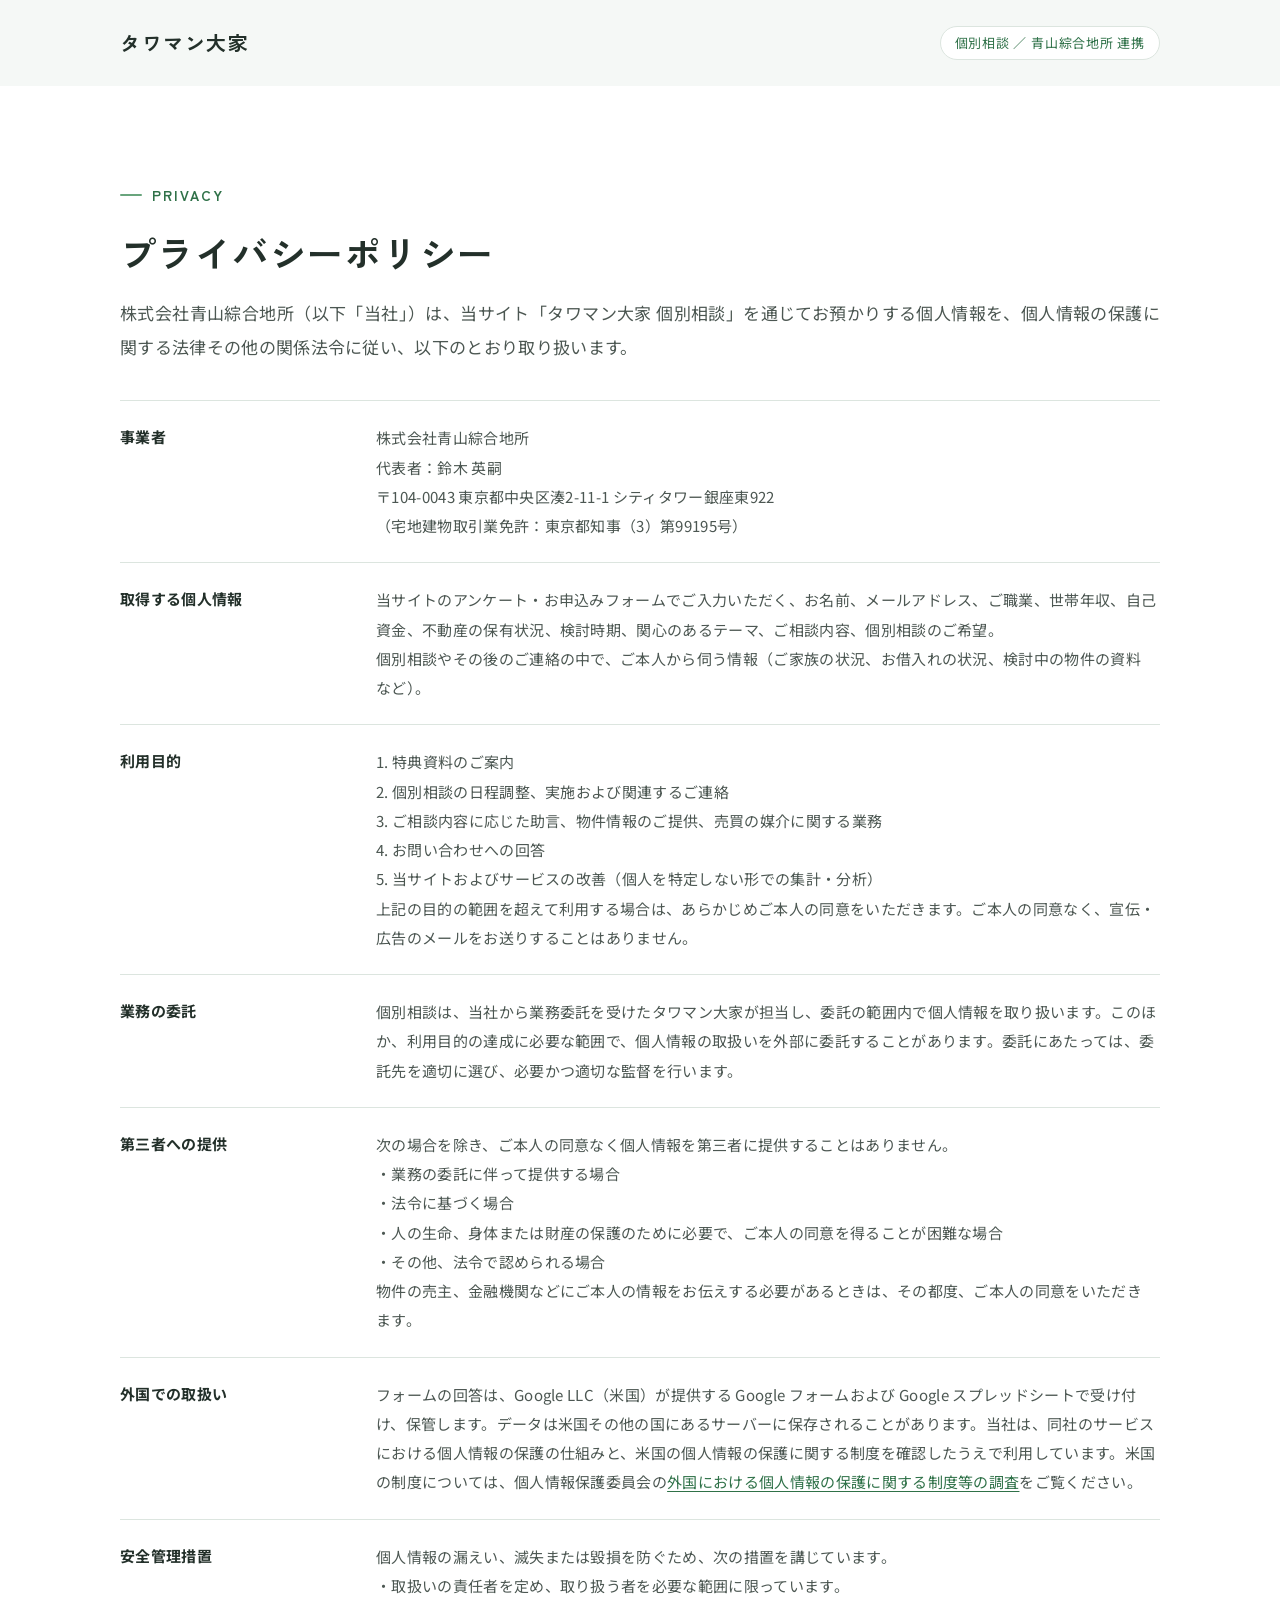
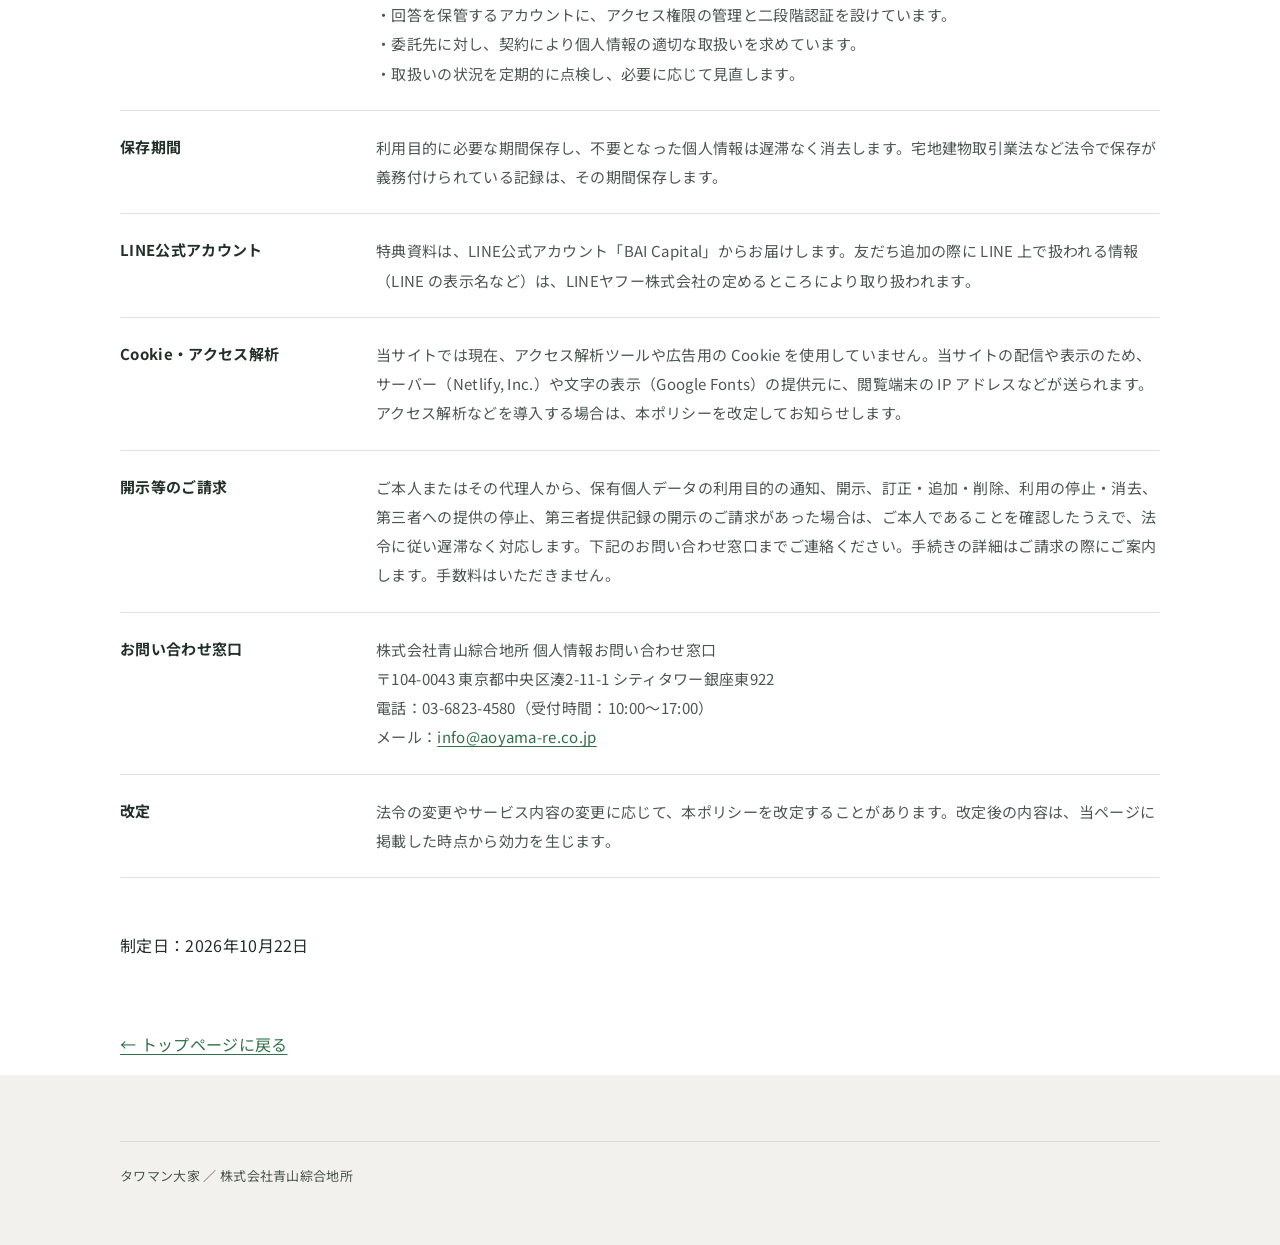
<file: site/privacy/index.html>
<!doctype html>
<html lang="ja">
<head>
<meta charset="utf-8">
<meta name="viewport" content="width=device-width, initial-scale=1">
<title>プライバシーポリシー｜タワマン大家 個別相談</title>
<meta name="description" content="タワマン大家 個別相談（提供：株式会社青山綜合地所）のプライバシーポリシーです。">
<link rel="canonical" href="https://tawamanoya-aoyama.netlify.app/privacy/">
<link rel="preconnect" href="https://fonts.googleapis.com">
<link rel="preconnect" href="https://fonts.gstatic.com" crossorigin>
<link rel="stylesheet" href="https://fonts.googleapis.com/css2?family=Zen+Kaku+Gothic+New:wght@500;700&family=Noto+Sans+JP:wght@400;500;700&display=swap">
<link rel="stylesheet" href="../assets/style.css">
</head>
<body>


<header class="hero hero--sub">
  <div class="wrap">
    <div class="topbar">
      <a class="brand brand-link" href="../">タワマン大家</a>
      <div class="partner-note">個別相談 ／ 青山綜合地所 連携</div>
    </div>
    <div class="rule-dark"></div>
  </div>
</header>

<main>
<section class="section">
  <div class="wrap stack gap-36">
    <div class="stack gap-16">
      <p class="eyebrow">Privacy</p>
      <h1 class="h2">プライバシーポリシー</h1>
      <p class="lead">株式会社青山綜合地所（以下「当社」）は、当サイト「タワマン大家 個別相談」を通じてお預かりする個人情報を、個人情報の保護に関する法律その他の関係法令に従い、以下のとおり取り扱います。</p>
    </div>

    <dl class="legal-table">
      <div class="legal-row">
        <dt>事業者</dt>
        <dd>株式会社青山綜合地所<br>代表者：鈴木 英嗣<br><span class="nw">〒104-0043</span> 東京都中央区湊2-11-1 <span class="nw">シティタワー銀座東922</span><br>（宅地建物取引業免許：<span class="nw">東京都知事（3）第99195号</span>）</dd>
      </div>
      <div class="legal-row">
        <dt>取得する個人情報</dt>
        <dd>当サイトのアンケート・お申込みフォームでご入力いただく、お名前、メールアドレス、ご職業、世帯年収、自己資金、不動産の保有状況、検討時期、関心のあるテーマ、ご相談内容、個別相談のご希望。<br>個別相談やその後のご連絡の中で、ご本人から伺う情報（ご家族の状況、お借入れの状況、検討中の物件の資料など）。</dd>
      </div>
      <div class="legal-row">
        <dt>利用目的</dt>
        <dd>1. 特典資料のご案内<br>2. 個別相談の日程調整、実施および関連するご連絡<br>3. ご相談内容に応じた助言、物件情報のご提供、売買の媒介に関する業務<br>4. お問い合わせへの回答<br>5. 当サイトおよびサービスの改善（個人を特定しない形での集計・分析）<br>上記の目的の範囲を超えて利用する場合は、あらかじめご本人の同意をいただきます。ご本人の同意なく、宣伝・広告のメールをお送りすることはありません。</dd>
      </div>
      <div class="legal-row">
        <dt>業務の委託</dt>
        <dd>個別相談は、当社から業務委託を受けたタワマン大家が担当し、委託の範囲内で個人情報を取り扱います。このほか、利用目的の達成に必要な範囲で、個人情報の取扱いを外部に委託することがあります。委託にあたっては、委託先を適切に選び、必要かつ適切な監督を行います。</dd>
      </div>
      <div class="legal-row">
        <dt>第三者への提供</dt>
        <dd>次の場合を除き、ご本人の同意なく個人情報を第三者に提供することはありません。<br>・業務の委託に伴って提供する場合<br>・法令に基づく場合<br>・人の生命、身体または財産の保護のために必要で、ご本人の同意を得ることが困難な場合<br>・その他、法令で認められる場合<br>物件の売主、金融機関などにご本人の情報をお伝えする必要があるときは、その都度、ご本人の同意をいただきます。</dd>
      </div>
      <div class="legal-row">
        <dt>外国での取扱い</dt>
        <dd>フォームの回答は、Google LLC（米国）が提供する Google フォームおよび Google スプレッドシートで受け付け、保管します。データは米国その他の国にあるサーバーに保存されることがあります。当社は、同社のサービスにおける個人情報の保護の仕組みと、米国の個人情報の保護に関する制度を確認したうえで利用しています。米国の制度については、個人情報保護委員会の<a href="https://www.ppc.go.jp/personalinfo/legal/kaiseihogohou/#gaikoku" target="_blank" rel="noopener">外国における個人情報の保護に関する制度等の調査</a>をご覧ください。</dd>
      </div>
      <div class="legal-row">
        <dt>安全管理措置</dt>
        <dd>個人情報の漏えい、滅失または毀損を防ぐため、次の措置を講じています。<br>・取扱いの責任者を定め、取り扱う者を必要な範囲に限っています。<br>・回答を保管するアカウントに、アクセス権限の管理と二段階認証を設けています。<br>・委託先に対し、契約により個人情報の適切な取扱いを求めています。<br>・取扱いの状況を定期的に点検し、必要に応じて見直します。</dd>
      </div>
      <div class="legal-row">
        <dt>保存期間</dt>
        <dd>利用目的に必要な期間保存し、不要となった個人情報は遅滞なく消去します。宅地建物取引業法など法令で保存が義務付けられている記録は、その期間保存します。</dd>
      </div>
      <div class="legal-row">
        <dt>LINE公式アカウント</dt>
        <dd>特典資料は、LINE公式アカウント「BAI Capital」からお届けします。友だち追加の際に LINE 上で扱われる情報（LINE の表示名など）は、LINEヤフー株式会社の定めるところにより取り扱われます。</dd>
      </div>
      <div class="legal-row">
        <dt>Cookie・アクセス解析</dt>
        <dd>当サイトでは現在、アクセス解析ツールや広告用の Cookie を使用していません。当サイトの配信や表示のため、サーバー（Netlify, Inc.）や文字の表示（Google Fonts）の提供元に、閲覧端末の IP アドレスなどが送られます。アクセス解析などを導入する場合は、本ポリシーを改定してお知らせします。</dd>
      </div>
      <div class="legal-row">
        <dt>開示等のご請求</dt>
        <dd>ご本人またはその代理人から、保有個人データの利用目的の通知、開示、訂正・追加・削除、利用の停止・消去、第三者への提供の停止、第三者提供記録の開示のご請求があった場合は、ご本人であることを確認したうえで、法令に従い遅滞なく対応します。下記のお問い合わせ窓口までご連絡ください。手続きの詳細はご請求の際にご案内します。手数料はいただきません。</dd>
      </div>
      <div class="legal-row">
        <dt>お問い合わせ窓口</dt>
        <dd>株式会社青山綜合地所 個人情報お問い合わせ窓口<br><span class="nw">〒104-0043</span> 東京都中央区湊2-11-1 <span class="nw">シティタワー銀座東922</span><br>電話：<span class="nw">03-6823-4580</span><span class="nw">（受付時間：10:00〜17:00）</span><br>メール：<a href="mailto:info@aoyama-re.co.jp">info@aoyama-re.co.jp</a></dd>
      </div>
      <div class="legal-row">
        <dt>改定</dt>
        <dd>法令の変更やサービス内容の変更に応じて、本ポリシーを改定することがあります。改定後の内容は、当ページに掲載した時点から効力を生じます。</dd>
      </div>
    </dl>

    <p>制定日：2026年10月22日</p>

    <p><a href="../">← トップページに戻る</a></p>
  </div>
</section>
</main>

<footer class="footer">
  <div class="wrap">
    <div class="rule"></div>
    <div class="footer-row">
      <div>タワマン大家 ／ 株式会社青山綜合地所</div>
    </div>
  </div>
</footer>

</body>
</html>
</file>
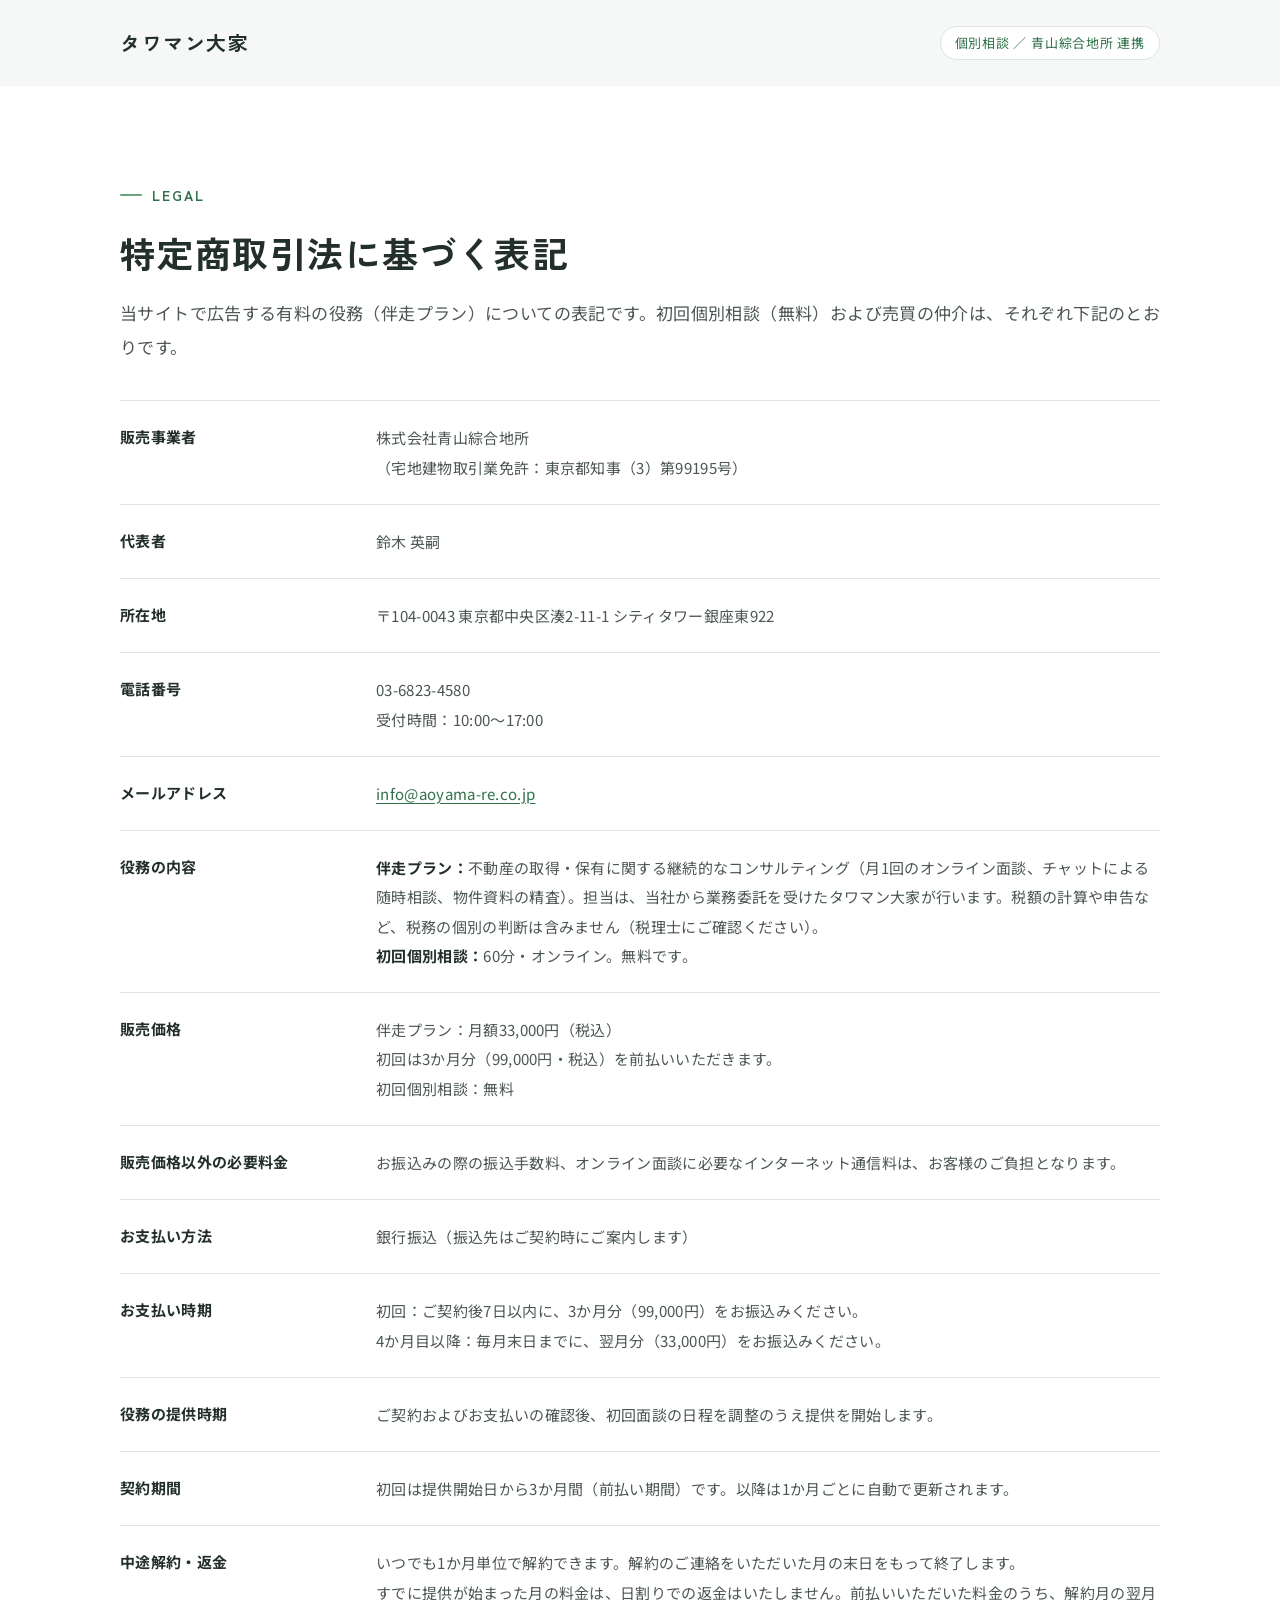
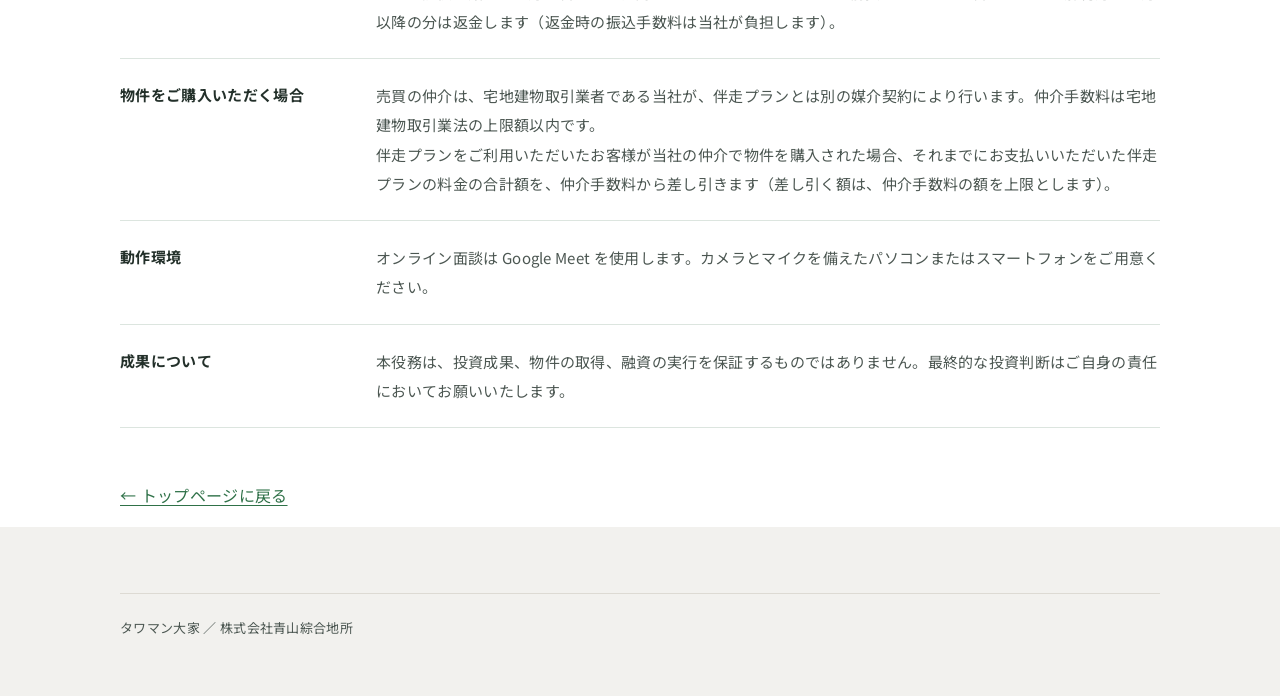
<file: site/tokushoho/index.html>
<!doctype html>
<html lang="ja">
<head>
<meta charset="utf-8">
<meta name="viewport" content="width=device-width, initial-scale=1">
<title>特定商取引法に基づく表記｜タワマン大家 個別相談</title>
<meta name="description" content="タワマン大家 個別相談（提供：株式会社青山綜合地所）の特定商取引法に基づく表記です。">
<link rel="canonical" href="https://tawamanoya-aoyama.netlify.app/tokushoho/">
<link rel="preconnect" href="https://fonts.googleapis.com">
<link rel="preconnect" href="https://fonts.gstatic.com" crossorigin>
<link rel="stylesheet" href="https://fonts.googleapis.com/css2?family=Zen+Kaku+Gothic+New:wght@500;700&family=Noto+Sans+JP:wght@400;500;700&display=swap">
<link rel="stylesheet" href="../assets/style.css">
</head>
<body>


<header class="hero hero--sub">
  <div class="wrap">
    <div class="topbar">
      <a class="brand brand-link" href="../">タワマン大家</a>
      <div class="partner-note">個別相談 ／ 青山綜合地所 連携</div>
    </div>
    <div class="rule-dark"></div>
  </div>
</header>

<main>
<section class="section">
  <div class="wrap stack gap-36">
    <div class="stack gap-16">
      <p class="eyebrow">Legal</p>
      <h1 class="h2">特定商取引法に基づく表記</h1>
      <p class="lead">当サイトで広告する有料の役務（伴走プラン）についての表記です。初回個別相談（無料）および売買の仲介は、それぞれ下記のとおりです。</p>
    </div>

    <dl class="legal-table">
      <div class="legal-row">
        <dt>販売事業者</dt>
        <dd>株式会社青山綜合地所<br>（宅地建物取引業免許：<span class="nw">東京都知事（3）第99195号</span>）</dd>
      </div>
      <div class="legal-row">
        <dt>代表者</dt>
        <dd>鈴木 英嗣</dd>
      </div>
      <div class="legal-row">
        <dt>所在地</dt>
        <dd><span class="nw">〒104-0043</span> 東京都中央区湊2-11-1 <span class="nw">シティタワー銀座東922</span></dd>
      </div>
      <div class="legal-row">
        <dt>電話番号</dt>
        <dd><span class="nw">03-6823-4580</span><br>受付時間：10:00〜17:00</dd>
      </div>
      <div class="legal-row">
        <dt>メールアドレス</dt>
        <dd><a href="mailto:info@aoyama-re.co.jp">info@aoyama-re.co.jp</a></dd>
      </div>
      <div class="legal-row">
        <dt>役務の内容</dt>
        <dd>
          <strong>伴走プラン：</strong>不動産の取得・保有に関する継続的なコンサルティング（月1回のオンライン面談、チャットによる随時相談、物件資料の精査）。担当は、当社から業務委託を受けたタワマン大家が行います。税額の計算や申告など、税務の個別の判断は含みません（税理士にご確認ください）。<br>
          <strong>初回個別相談：</strong>60分・オンライン。無料です。
        </dd>
      </div>
      <div class="legal-row">
        <dt>販売価格</dt>
        <dd>伴走プラン：月額33,000円（税込）<br>初回は3か月分（99,000円・税込）を前払いいただきます。<br>初回個別相談：無料</dd>
      </div>
      <div class="legal-row">
        <dt>販売価格以外の必要料金</dt>
        <dd>お振込みの際の振込手数料、オンライン面談に必要なインターネット通信料は、お客様のご負担となります。</dd>
      </div>
      <div class="legal-row">
        <dt>お支払い方法</dt>
        <dd>銀行振込（振込先はご契約時にご案内します）</dd>
      </div>
      <div class="legal-row">
        <dt>お支払い時期</dt>
        <dd>初回：ご契約後7日以内に、3か月分（99,000円）をお振込みください。<br>4か月目以降：毎月末日までに、翌月分（33,000円）をお振込みください。</dd>
      </div>
      <div class="legal-row">
        <dt>役務の提供時期</dt>
        <dd>ご契約およびお支払いの確認後、初回面談の日程を調整のうえ提供を開始します。</dd>
      </div>
      <div class="legal-row">
        <dt>契約期間</dt>
        <dd>初回は提供開始日から3か月間（前払い期間）です。以降は1か月ごとに自動で更新されます。</dd>
      </div>
      <div class="legal-row">
        <dt>中途解約・返金</dt>
        <dd>いつでも1か月単位で解約できます。解約のご連絡をいただいた月の末日をもって終了します。<br>すでに提供が始まった月の料金は、日割りでの返金はいたしません。前払いいただいた料金のうち、解約月の翌月以降の分は返金します（返金時の振込手数料は当社が負担します）。</dd>
      </div>
      <div class="legal-row">
        <dt>物件をご購入いただく場合</dt>
        <dd>売買の仲介は、宅地建物取引業者である当社が、伴走プランとは別の媒介契約により行います。仲介手数料は宅地建物取引業法の上限額以内です。<br>伴走プランをご利用いただいたお客様が当社の仲介で物件を購入された場合、それまでにお支払いいただいた伴走プランの料金の合計額を、仲介手数料から差し引きます（差し引く額は、仲介手数料の額を上限とします）。</dd>
      </div>
      <div class="legal-row">
        <dt>動作環境</dt>
        <dd>オンライン面談は Google Meet を使用します。カメラとマイクを備えたパソコンまたはスマートフォンをご用意ください。</dd>
      </div>
      <div class="legal-row">
        <dt>成果について</dt>
        <dd>本役務は、投資成果、物件の取得、融資の実行を保証するものではありません。最終的な投資判断はご自身の責任においてお願いいたします。</dd>
      </div>
    </dl>

    <p><a href="../">← トップページに戻る</a></p>
  </div>
</section>
</main>

<footer class="footer">
  <div class="wrap">
    <div class="rule"></div>
    <div class="footer-row">
      <div>タワマン大家 ／ 株式会社青山綜合地所</div>
    </div>
  </div>
</footer>

</body>
</html>
</file>
<file: site/assets/style.css>
/* ==========================================================================
   タワマン大家 個別相談 LP（青山綜合地所）

   白を基調に、青山綜合地所のサイト（aoyama-re.co.jp）に合わせた
   淡いグリーングレーとグリーンのアクセント。見出しは Zen Kaku Gothic New。
   ========================================================================== */

:root {
  --ink:        #23302A;  /* 本文 */
  --ink-soft:   #4C5752;  /* 補足テキスト */
  --ink-mute:   #66706B;  /* 注記 */
  --paper:      #FFFFFF;  /* 背景 */
  --tint:       #F5F8F6;  /* 淡いグリーングレーの帯 */
  --tint-2:     #ECF3EE;  /* もう一段濃い面 */
  --card:       #FFFFFF;
  --line:       #DCE5DF;  /* 罫線・枠 */
  --line-soft:  #E8EEEA;
  --green:      #69A57D;  /* 青山綜合地所のグリーン（装飾・大きな文字） */
  --green-ink:  #2F7148;  /* 白地の上の文字・ボタン（コントラスト確保のため濃いめ） */
  --green-deep: #245A39;  /* ボタンのホバー */
  --beige:      #F2F1EE;  /* フッター */
  --required:   #C0392B;

  --head: "Zen Kaku Gothic New", "Hiragino Kaku Gothic ProN", "Noto Sans JP", sans-serif;
  --sans: "Noto Sans JP", "Hiragino Kaku Gothic ProN", sans-serif;

  --radius:    16px;
  --radius-sm: 10px;
  --shadow:    0 6px 24px rgba(35, 48, 42, 0.06);

  --wrap: 1120px;
}

*, *::before, *::after { box-sizing: border-box; }

html { scroll-behavior: smooth; }

body {
  margin: 0;
  background: var(--paper);
  color: var(--ink);
  font-family: var(--sans);
  font-size: 16px;
  -webkit-font-smoothing: antialiased;
  line-height: 1.9;
  letter-spacing: 0.02em;
  /* 本文は禁則処理つきの両端揃え。段落末の1〜2文字だけの行は避ける */
  line-break: strict;
  text-wrap: pretty;
}

p, dd, .card-body, .body, .d, .faq-a, .plan-body, .callout, .footer-legal {
  text-align: justify;
  text-justify: inter-character;
}
/* 住所・免許番号など折り返さない語句を含む欄は、両端揃えにすると字間が開くので左揃え */
.legal-row dd, .privacy-box p, .footer-legal { text-align: start; }

/* 見出し・短い要素は文節で折り返し、行の長さを均等に */
h1, h2, h3, .card-title, .faq-q, .title, .t, .quote-main, .plan-name, .stat-label,
.eyebrow, .kicker, .hero-kicker, label, legend, .btn, .final .lead, .gift-meta, .form-status {
  word-break: auto-phrase;
  text-align: start;
}
.final .lead { text-wrap: balance; }
.final .lead, .form-status { text-align: center; }

img { max-width: 100%; height: auto; display: block; }

[hidden] { display: none !important; }

/* 改行の調整：.nw は途中で折り返さない語句、.sp-only はスマホ幅でだけ効く改行 */
.nw { white-space: nowrap; }
.sp-only { display: none; }

a { color: var(--green-ink); text-underline-offset: 0.2em; }
a:hover { color: var(--green-deep); }

h1, h2, h3 { font-family: var(--head); font-weight: 700; margin: 0; text-wrap: balance; letter-spacing: 0.04em; }

.wrap { max-width: var(--wrap); margin: 0 auto; padding: 0 40px; }

.section       { padding-top: 96px; }
.section--tight{ padding-top: 88px; }
.band          { background: var(--tint); margin-top: 96px; }
.band--soft    { background: var(--tint); margin-top: 96px; }
.band .wrap, .band--soft .wrap { padding-top: 80px; padding-bottom: 80px; }

/* 英字の小見出し（緑の短い線つき） */
.eyebrow {
  display: inline-flex; align-items: center; gap: 10px; align-self: flex-start;
  margin: 0; font-family: var(--head); font-size: 14px; font-weight: 700;
  letter-spacing: 0.14em; color: var(--green-ink); text-transform: uppercase;
}
.eyebrow::before { content: ""; width: 22px; height: 2px; border-radius: 2px; background: var(--green); }

.h2 { font-size: 36px; line-height: 1.55; }

.lead { font-size: 17px; line-height: 2.0; color: var(--ink-soft); margin: 0; }

.stack   { display: flex; flex-direction: column; }
.gap-16  { gap: 16px; }
.gap-24  { gap: 24px; }
.gap-36  { gap: 36px; }
.gap-42  { gap: 42px; }

.grid    { display: grid; gap: 20px; }
.grid-2  { grid-template-columns: repeat(2, minmax(0, 1fr)); }
.grid-3  { grid-template-columns: repeat(3, minmax(0, 1fr)); gap: 24px; }
.grid-4  { grid-template-columns: repeat(4, minmax(0, 1fr)); }

/* ---------- ヘッダー / ヒーロー ---------- */

.hero {
  background:
    radial-gradient(900px 480px at 92% 0%, rgba(105, 165, 125, 0.16), transparent 70%),
    linear-gradient(180deg, var(--tint) 0%, #FFFFFF 100%);
}
.hero .wrap { padding-top: 32px; }

.topbar {
  display: flex; justify-content: space-between; align-items: center;
  gap: 16px 24px; flex-wrap: wrap;
}
.brand { font-family: var(--head); font-size: 20px; font-weight: 700; letter-spacing: 0.08em; color: var(--ink); }
.topbar-right { display: flex; align-items: center; gap: 24px; flex-wrap: wrap; }
.partner-note {
  font-size: 13px; letter-spacing: 0.06em; color: var(--green-ink);
  background: #FFFFFF; border: 1px solid var(--line); border-radius: 999px; padding: 4px 14px;
}

.rule-dark { height: 1px; background: var(--line); margin: 28px 0 56px; }
.rule      { height: 1px; background: var(--line); }
.rule-soft { height: 1px; background: var(--line-soft); }

.hero-kicker {
  display: inline-block; margin: 0; font-size: 15px; font-weight: 700; letter-spacing: 0.06em;
  color: var(--green-ink); background: var(--tint-2); border-radius: 999px; padding: 6px 18px;
}
.hero h1 { font-size: 56px; line-height: 1.45; margin: 26px 0 24px; color: var(--ink); }
.hero-lead { font-size: 18px; line-height: 2.0; color: var(--ink-soft); margin: 0; }

.cta-row { display: flex; gap: 16px; align-items: center; flex-wrap: wrap; margin-top: 36px; }

.btn {
  display: inline-flex; align-items: center; justify-content: center;
  min-height: 58px; padding: 10px 36px; border-radius: 999px;
  background: var(--green-ink); color: #FFFFFF;
  font-family: var(--head); font-size: 17px; font-weight: 700; letter-spacing: 0.06em; line-height: 1.5;
  text-decoration: none; border: none; cursor: pointer;
  box-shadow: 0 6px 16px rgba(47, 113, 72, 0.22);
  transition: background-color 0.15s, transform 0.15s, box-shadow 0.15s;
}
.btn:hover { background: var(--green-deep); color: #FFFFFF; transform: translateY(-1px); box-shadow: 0 8px 20px rgba(47, 113, 72, 0.28); }
.btn--ghost {
  background: #FFFFFF; color: var(--green-ink); box-shadow: none;
  border: 2px solid var(--green); padding: 8px 32px;
}
.btn--ghost:hover { background: var(--tint-2); color: var(--green-deep); box-shadow: none; }
.btn--block { width: 100%; min-height: 62px; font-size: 18px; }
/* 2行のボタン（主文＋補足） */
.btn--2line { flex-direction: column; gap: 0; padding-top: 8px; padding-bottom: 8px; }
.btn--2line small { font-size: 12px; font-weight: 500; letter-spacing: 0.04em; opacity: 0.9; }

.stats {
  display: grid; grid-template-columns: repeat(4, minmax(0, 1fr)); gap: 16px;
  margin: 64px 0 0; padding-bottom: 80px;
}
.stat {
  background: #FFFFFF; border: 1px solid var(--line); border-radius: var(--radius);
  box-shadow: var(--shadow); padding: 22px 24px; display: flex; flex-direction: column; gap: 8px;
}
.stat-label { font-size: 13px; letter-spacing: 0.04em; color: var(--ink-mute); }
.stat-value { font-family: var(--head); font-size: 34px; font-weight: 700; line-height: 1.3; color: var(--green-ink); }
.stat-value small { font-size: 16px; font-weight: 500; color: var(--ink-soft); }
.stat-value--text { font-size: 22px; line-height: 1.5; }

/* ---------- カード ---------- */

.card {
  background: var(--card); border: 1px solid var(--line); border-radius: var(--radius);
  box-shadow: var(--shadow); padding: 32px; display: flex; flex-direction: column; gap: 12px;
}
.card-title { font-family: var(--head); font-size: 19px; font-weight: 700; line-height: 1.7; }
.card-body  { font-size: 15px; line-height: 1.95; color: var(--ink-soft); margin: 0; }

.concept-card { padding: 40px 36px; gap: 18px; }
.concept-card .kicker {
  align-self: flex-start; margin: 0; font-size: 14px; font-weight: 700; letter-spacing: 0.1em;
  color: #FFFFFF; background: var(--green-ink); border-radius: 999px; padding: 2px 16px;
}
.concept-card h3 { font-size: 28px; line-height: 1.6; }
.concept-card--dark { background: var(--tint-2); border-color: transparent; box-shadow: none; }

.callout {
  background: var(--tint); border-radius: var(--radius);
  border-left: 4px solid var(--green); margin: 0;
  padding: 28px 32px; font-size: 16px; line-height: 2.0; color: var(--ink);
}

/* ---------- プロフィール ---------- */

.profile { display: flex; gap: 56px; align-items: flex-start; }
.profile-aside { width: 320px; flex-shrink: 0; display: flex; flex-direction: column; gap: 16px; }
.profile-photo { width: 320px; height: 420px; object-fit: cover; border-radius: var(--radius); }
.profile-main { flex-grow: 1; display: flex; flex-direction: column; gap: 22px; padding-top: 4px; }
.profile-main p { margin: 0; font-size: 16px; line-height: 2.0; color: var(--ink-soft); }
.profile-main .profile-role { font-size: 15px; line-height: 1.9; color: var(--green-ink); font-weight: 700; }

.btn-outline {
  display: flex; align-items: center; justify-content: center;
  min-height: 52px; border: 1px solid var(--line); border-radius: 999px; background: var(--card);
  font-size: 15px; font-weight: 700; text-decoration: none; color: var(--ink);
}
.btn-outline:hover { background: var(--tint); color: var(--ink); }

.quote {
  background: var(--tint); border-radius: var(--radius); border-left: 4px solid var(--green);
  padding: 28px 32px; display: flex; flex-direction: column; gap: 10px;
}
.profile-main .quote-main { font-family: var(--head); font-size: 21px; line-height: 1.75; font-weight: 700; color: var(--ink); }
.profile-main .quote-sub { font-size: 15px; line-height: 1.9; color: var(--ink-soft); }

/* ---------- カードの行位置をそろえる（横に並ぶカード同士で見出し・本文の開始位置を一致） ---------- */

.grid > .card:not(.concept-card), .grid > .why { display: grid; grid-row: span 2; grid-template-rows: subgrid; align-content: start; }
.grid > .pcard, .grid > .step { display: grid; grid-row: span 3; grid-template-rows: subgrid; align-content: start; }

/* ---------- パートナー ---------- */

.pcard {
  background: #FFFFFF; border: 1px solid var(--line); border-radius: var(--radius); box-shadow: var(--shadow);
  padding: 30px 28px; display: flex; flex-direction: column; gap: 12px;
}
.pcard .kicker { margin: 0; font-size: 13px; font-weight: 700; letter-spacing: 0.08em; color: var(--green-ink); }
.pcard h3 { font-size: 21px; line-height: 1.6; }
.pcard p { margin: 0; font-size: 15px; line-height: 1.95; color: var(--ink-soft); }

/* ---------- 番号付きリスト（伴走の中身） ---------- */

.numlist { display: flex; flex-direction: column; gap: 16px; }
.numrow {
  display: flex; gap: 32px; padding: 28px 32px; align-items: flex-start;
  background: #FFFFFF; border: 1px solid var(--line); border-radius: var(--radius);
}
.numrow .no {
  width: 56px; height: 56px; flex-shrink: 0; border-radius: 50%;
  display: flex; align-items: center; justify-content: center;
  background: var(--tint-2); color: var(--green-ink);
  font-family: var(--head); font-size: 20px; font-weight: 700;
}
.numrow .title { width: 260px; flex-shrink: 0; font-size: 20px; line-height: 1.7; padding-top: 10px; }
.numrow .body  { flex-grow: 1; margin: 0; font-size: 15px; line-height: 1.95; color: var(--ink-soft); padding-top: 12px; }

/* ---------- 三つの立ち位置 ---------- */

.why {
  display: flex; flex-direction: column; gap: 14px;
  background: var(--tint); border-radius: var(--radius); padding: 30px 28px;
}
.why h3 { font-size: 22px; line-height: 1.6; color: var(--green-ink); }
.why p { margin: 0; font-size: 15px; line-height: 1.95; color: var(--ink-soft); }

/* ---------- 特典 ---------- */

.gift { display: flex; gap: 56px; align-items: flex-start; }
.gift-main { flex-grow: 1; display: flex; flex-direction: column; gap: 26px; }
.gift-list { display: flex; flex-direction: column; gap: 12px; }
.gift-item {
  display: flex; gap: 20px; padding: 20px 24px; align-items: flex-start;
  background: #FFFFFF; border-radius: var(--radius-sm);
}
.gift-item .no { width: 32px; flex-shrink: 0; font-family: var(--head); font-size: 20px; font-weight: 700; color: var(--green-ink); }
.gift-item .t  { font-size: 17px; font-weight: 700; line-height: 1.7; }
.gift-item .d  { font-size: 14px; line-height: 1.9; color: var(--ink-soft); margin-top: 4px; }
.gift-aside {
  width: 300px; flex-shrink: 0; background: #FFFFFF; border-radius: var(--radius); box-shadow: var(--shadow);
  padding: 26px 24px; display: flex; flex-direction: column; gap: 18px;
}
.gift-aside img { border: 1px solid var(--line); border-radius: var(--radius-sm); }
.gift-meta { margin: 0; font-size: 14px; line-height: 1.9; color: var(--ink-soft); }

/* ---------- プラン ---------- */

/* 3枚のカードで 名前／価格／注記／罫線／本文 の行位置をそろえる */
.plans { row-gap: 0; }
.plan {
  background: var(--card); border: 1px solid var(--line); border-radius: var(--radius); box-shadow: var(--shadow);
  padding: 36px 32px; display: grid; grid-row: span 5; grid-template-rows: subgrid; row-gap: 0;
}
.plan-name  { font-family: var(--head); font-size: 19px; font-weight: 700; margin-bottom: 12px; }
.plan-price { font-family: var(--head); font-size: 30px; font-weight: 700; line-height: 1.5; color: var(--green-ink); }
.plan-note  { font-size: 14px; color: var(--ink-mute); margin-bottom: 22px; }
.plan .rule-soft { margin-bottom: 22px; }
.plan-price small { font-size: 15px; font-weight: 500; color: var(--ink-soft); }
.plan-body  { margin: 0; font-size: 15px; line-height: 1.95; color: var(--ink-soft); }
.plan--dark { background: var(--tint); border: 2px solid var(--green); }

/* ---------- 流れ ---------- */

.step {
  display: flex; flex-direction: column; gap: 10px;
  background: #FFFFFF; border: 1px solid var(--line); border-radius: var(--radius); padding: 24px 22px;
}
.step .n {
  justify-self: start; align-self: start; font-family: var(--head); font-size: 13px; font-weight: 700; letter-spacing: 0.08em;
  color: #FFFFFF; background: var(--green-ink); border-radius: 999px; padding: 0 12px;
}
.step .t { font-size: 17px; font-weight: 700; line-height: 1.7; }
.step .d { font-size: 14px; line-height: 1.9; color: var(--ink-soft); }

/* ---------- フォーム ---------- */

.formcard {
  background: var(--card); border: 1px solid var(--line); border-radius: var(--radius); box-shadow: var(--shadow);
  padding: 44px 48px; display: flex; flex-direction: column; gap: 30px;
}
.field { display: flex; flex-direction: column; gap: 8px; }
.field label, .fieldset-label { font-size: 15px; font-weight: 700; }
.req {
  color: #FFFFFF; background: var(--required); border-radius: 4px;
  font-size: 11px; font-weight: 700; padding: 1px 6px; margin-left: 8px; vertical-align: 2px;
}
.opt {
  color: var(--ink-mute); background: var(--line-soft); border-radius: 4px;
  font-size: 11px; font-weight: 700; padding: 1px 6px; margin-left: 8px; vertical-align: 2px;
}
.hint { margin: 0; font-size: 13px; line-height: 1.85; color: var(--ink-mute); }

input[type="text"], input[type="email"], select, textarea {
  font-family: inherit; font-size: 16px; color: var(--ink);
  border: 1px solid var(--line); border-radius: var(--radius-sm); background: #FBFCFB;
  min-height: 50px; padding: 0 14px; width: 100%;
}
select { padding: 0 12px; }
textarea { padding: 12px 14px; line-height: 1.8; min-height: 120px; resize: vertical; }
input:focus, select:focus, textarea:focus { outline: 2px solid var(--green); outline-offset: 1px; }

fieldset { border: none; margin: 0; padding: 0; display: flex; flex-direction: column; gap: 12px; }
legend { padding: 0; }
.choice { display: flex; align-items: center; gap: 10px; min-height: 44px; }
.choice input { width: 18px; height: 18px; min-height: 0; padding: 0; accent-color: var(--green-ink); }
.choice label { font-size: 15px; font-weight: 400; }

.privacy-box {
  background: var(--tint); border-radius: var(--radius-sm);
  padding: 24px 26px; display: flex; flex-direction: column; gap: 10px;
}
.privacy-box p { margin: 0; font-size: 13px; line-height: 1.95; color: var(--ink-soft); }
.consent { display: flex; align-items: flex-start; gap: 10px; }
.consent input { width: 18px; height: 18px; min-height: 0; margin-top: 4px; accent-color: var(--green-ink); }
.consent label { font-size: 14px; line-height: 1.85; color: var(--ink-soft); font-weight: 400; }

/* ---------- FAQ ---------- */

.faq { display: flex; flex-direction: column; gap: 12px; }
.faq-row {
  display: flex; gap: 32px; padding: 24px 28px; align-items: flex-start;
  background: var(--tint); border-radius: var(--radius);
}
.faq-q { width: 400px; flex-shrink: 0; font-size: 17px; font-weight: 700; line-height: 1.7; display: flex; gap: 12px; }
.faq-a { flex-grow: 1; font-size: 15px; line-height: 1.95; color: var(--ink-soft); display: flex; gap: 12px; }
.faq-q::before, .faq-a::before {
  flex-shrink: 0; width: 28px; height: 28px; border-radius: 50%; margin-top: 1px;
  display: inline-flex; align-items: center; justify-content: center;
  font-family: var(--head); font-size: 14px; font-weight: 700; line-height: 1;
}
.faq-q::before { content: "Q"; background: var(--green-ink); color: #FFFFFF; }
.faq-a::before { content: "A"; background: #FFFFFF; color: var(--green-ink); border: 1px solid var(--green); }

/* ---------- 最終CTA / フッター ---------- */

.band.final { background: var(--green-ink); color: #FFFFFF; }
.final { text-align: center; }
.final .wrap { display: flex; flex-direction: column; align-items: center; gap: 28px; }
.final h2 { font-size: 40px; line-height: 1.55; color: #FFFFFF; text-align: center; }
.final .lead { max-width: 680px; color: #E6F0E9; }
.final .btn { background: #FFFFFF; color: var(--green-ink); box-shadow: 0 6px 16px rgba(0, 0, 0, 0.12); }
.final .btn:hover { background: var(--tint-2); color: var(--green-deep); }

.footer { background: var(--beige); padding: 44px 0 56px; }
.band + .footer, .final + .footer { margin-top: 0; }
.footer-legal { margin: 0; font-size: 12px; line-height: 1.95; color: var(--ink-mute); }
.footer .rule { background: #DDDAD3; margin-top: 22px; }
.footer-row { display: flex; justify-content: space-between; align-items: center; gap: 12px 24px; flex-wrap: wrap; margin-top: 22px; }
.footer-row > div { font-size: 13px; color: var(--ink-soft); }
.footer-links { display: flex; gap: 8px 24px; flex-wrap: wrap; }
.footer-links a { text-decoration: none; color: var(--ink-soft); }
.footer-links a:hover { color: var(--green-ink); text-decoration: underline; }

/* ==========================================================================
   レスポンシブ
   ========================================================================== */

@media (max-width: 1000px) {
  body { font-size: 15px; }
  .sp-only { display: inline; }
  /* スマホ幅は1行の文字数が少なく、両端揃えだと行ごとに字間が伸び縮みして読みにくいので左揃え */
  p, dd, .card-body, .body, .d, .faq-a, .plan-body, .callout { text-align: start; }
  .wrap { padding: 0 20px; }
  .hero .wrap { padding-top: 20px; }
  .rule-dark { margin: 20px 0 36px; }
  .hero h1 { font-size: 34px; line-height: 1.5; margin: 20px 0 18px; }
  .hero-lead { font-size: 16px; }
  .hero-kicker { font-size: 13px; padding: 6px 14px; border-radius: 12px; }
  .h2 { font-size: 26px; line-height: 1.6; }
  .lead { font-size: 16px; }
  .final h2 { font-size: 28px; }
  .eyebrow { font-size: 13px; }

  .grid-2, .grid-3, .grid-4 { grid-template-columns: 1fr; }
  .stats { grid-template-columns: repeat(2, minmax(0, 1fr)); gap: 12px; margin-top: 40px; padding-bottom: 56px; }
  .stat { padding: 16px 18px; }
  .stat-value { font-size: 28px; }
  .stat-value small { font-size: 14px; }
  .stat-value--text { font-size: 18px; }
  .plans { row-gap: 20px; }
  .grid > .card:not(.concept-card), .grid > .why, .grid > .pcard, .grid > .step { grid-row: auto; grid-template-rows: none; display: flex; }
  .plan { grid-row: auto; grid-template-rows: none; display: flex; flex-direction: column; }
  .card, .pcard, .why, .step { padding: 24px 22px; }
  .concept-card { padding: 28px 24px; }
  .concept-card h3 { font-size: 24px; }
  .callout, .quote { padding: 22px 22px; }

  .profile, .gift { flex-direction: column; gap: 32px; }
  .profile-aside, .profile-photo, .gift-aside { width: 100%; }
  .profile-photo { height: 320px; }

  .numrow { flex-direction: column; gap: 10px; padding: 22px; }
  .numrow .no { width: 44px; height: 44px; font-size: 17px; }
  .numrow .title { width: auto; padding-top: 0; font-size: 18px; }
  .numrow .body { padding-top: 0; }

  .gift-item { padding: 16px 18px; gap: 14px; }

  .faq-row { flex-direction: column; gap: 12px; padding: 20px; }
  .faq-q { width: auto; font-size: 16px; }

  .formcard { padding: 28px 20px; }
  .section, .section--tight { padding-top: 64px; }
  .band, .band--soft { margin-top: 64px; }
  .band .wrap, .band--soft .wrap { padding-top: 56px; padding-bottom: 56px; }

  .cta-row .btn { width: 100%; }
  .btn { padding: 10px 24px; font-size: 16px; }
  .btn--block { font-size: 17px; }
}

@media (prefers-reduced-motion: reduce) {
  html { scroll-behavior: auto; }
  .btn { transition: none; }
  .btn:hover { transform: none; }
}

/* ---------- フォーム送信（assets/form.js） ---------- */

.is-invalid input[type="text"], .is-invalid input[type="email"],
.is-invalid select, .is-invalid textarea { border-color: var(--required); background: #FDF5F4; }
.is-invalid > label, .is-invalid > legend, .is-invalid .fieldset-label { color: var(--required); }
.is-invalid .choice label, .consent.is-invalid label { color: var(--required); }

.form-status { margin: 0; font-size: 14px; line-height: 1.9; text-align: center; min-height: 1em; }
.form-status.is-error { color: var(--required); font-weight: 700; }
.btn:disabled { opacity: 0.6; cursor: progress; transform: none; }

.form-thanks { align-items: flex-start; gap: 20px; }
.form-thanks:focus { outline: none; }
.form-thanks p { margin: 0; font-size: 16px; line-height: 2.0; color: var(--ink-soft); }
.form-thanks .hint { font-size: 13px; color: var(--ink-mute); }
.thanks-title { font-size: 26px; line-height: 1.6; }

/* ---------- 下層ページ（特定商取引法に基づく表記・プライバシーポリシー） ---------- */

.hero--sub { background: var(--tint); }
.hero--sub .wrap { padding-top: 24px; padding-bottom: 24px; }
.hero--sub .rule-dark { display: none; }
.brand-link { color: var(--ink); text-decoration: none; }
.brand-link:hover { color: var(--green-ink); }

.legal-table { margin: 0; border-top: 1px solid var(--line); }
.legal-row {
  display: flex; gap: 36px; padding: 22px 0;
  border-bottom: 1px solid var(--line); align-items: flex-start;
}
.legal-row dt { width: 220px; flex-shrink: 0; font-size: 15px; font-weight: 700; }
.legal-row dd { margin: 0; flex-grow: 1; font-size: 15px; line-height: 1.95; color: var(--ink-soft); }
.legal-row dd strong { color: var(--ink); }

@media (max-width: 1000px) {
  .legal-row { flex-direction: column; gap: 6px; }
  .legal-row dt { width: auto; }
}

/* ---------- 数字で確かめる（assets/tools.js） ---------- */

.tool-card {
  background: var(--card); border: 1px solid var(--line); border-radius: var(--radius); box-shadow: var(--shadow);
  padding: 40px 44px; display: flex; flex-direction: column; gap: 24px;
}
.tool-card h3 { font-size: 24px; line-height: 1.6; }
.tool-note { margin: 0; font-size: 13px; line-height: 1.9; color: var(--ink-mute); }

/* 住宅ローン試算 */
.loan { display: grid; grid-template-columns: minmax(0, 1fr) minmax(0, 1fr); gap: 32px; }
.loan-inputs { display: grid; grid-template-columns: repeat(2, minmax(0, 1fr)); gap: 18px 20px; align-content: start; }
.unit-input { display: flex; align-items: center; gap: 8px; }
.unit-input input { font-family: inherit; font-size: 16px; color: var(--ink); border: 1px solid var(--line); border-radius: var(--radius-sm); background: #FBFCFB; min-height: 50px; padding: 0 12px; width: 100%; min-width: 0; text-align: right; }
.unit-input span { font-size: 14px; color: var(--ink-soft); white-space: nowrap; min-width: 2.6em; }
.loan-result { background: var(--tint); border-radius: var(--radius-sm); padding: 22px 26px; margin: 0; display: flex; flex-direction: column; }
.loan-result > div { display: flex; justify-content: space-between; align-items: baseline; gap: 16px; padding: 12px 0; border-bottom: 1px solid var(--line); }
.loan-result > div:last-child { border-bottom: none; }
.loan-result dt { font-size: 14px; color: var(--ink-soft); word-break: auto-phrase; }
.loan-result dd { margin: 0; font-size: 15px; color: var(--ink-soft); text-align: end; white-space: nowrap; }
.loan-result dd output { font-family: var(--head); font-size: 26px; font-weight: 700; color: var(--ink); margin-right: 4px; }
.loan-result .is-main dd output { font-size: 34px; color: var(--green-ink); }
.loan-result .is-negative dd output { color: var(--required); }

/* 坪単価グラフ（系列色は 4 色の固定順。色だけに頼らないよう右端ラベル・凡例・表を併用） */
.chart { --s1: #2a78d6; --s2: #eb6834; --s3: #1baf7a; --s4: #eda100; }
.chart-legend { list-style: none; margin: 0; padding: 0; display: flex; flex-wrap: wrap; gap: 8px 22px; font-size: 14px; color: var(--ink-soft); }
.chart-legend li { display: flex; align-items: center; gap: 8px; }
.chart-swatch { display: inline-block; width: 16px; height: 3px; border-radius: 2px; flex-shrink: 0; }
.chart-swatch.s1 { background: var(--s1); } .chart-swatch.s2 { background: var(--s2); }
.chart-swatch.s3 { background: var(--s3); } .chart-swatch.s4 { background: var(--s4); }
.chart-unit { font-size: 12px; color: var(--ink-mute); margin: 0 0 -12px; }
.chart-frame { position: relative; }
.chart-plot { width: 100%; touch-action: pan-y; }
.chart-plot svg { display: block; overflow: visible; }
.chart-grid { stroke: var(--line-soft); stroke-width: 1; }
.chart-axis { stroke: var(--line); stroke-width: 1; }
.chart-tick { font-size: 12px; fill: var(--ink-mute); font-family: var(--sans); }
.chart-label { font-size: 13px; fill: var(--ink-soft); font-family: var(--sans); }
.chart-line { fill: none; stroke-width: 2; stroke-linejoin: round; stroke-linecap: round; }
.chart-line.s1 { stroke: var(--s1); } .chart-line.s2 { stroke: var(--s2); }
.chart-line.s3 { stroke: var(--s3); } .chart-line.s4 { stroke: var(--s4); }
.chart-dot { stroke: var(--card); stroke-width: 2; }
.chart-dot.s1 { fill: var(--s1); } .chart-dot.s2 { fill: var(--s2); }
.chart-dot.s3 { fill: var(--s3); } .chart-dot.s4 { fill: var(--s4); }
.chart-pt.s1 { fill: var(--s1); } .chart-pt.s2 { fill: var(--s2); }
.chart-pt.s3 { fill: var(--s3); } .chart-pt.s4 { fill: var(--s4); }
.chart-cross { stroke: var(--ink-mute); stroke-width: 1; stroke-dasharray: 3 3; }
.chart-tip {
  position: absolute; pointer-events: none; background: var(--card); border: 1px solid var(--line); border-radius: var(--radius-sm);
  box-shadow: 0 4px 16px rgba(35, 48, 42, 0.08); padding: 10px 14px; font-size: 13px; line-height: 1.6; min-width: 180px;
}
.chart-tip-title { font-weight: 700; margin-bottom: 4px; }
.chart-tip-row { display: grid; grid-template-columns: 16px 1fr auto auto; align-items: center; gap: 8px; color: var(--ink-soft); }
.chart-tip-row b { color: var(--ink); font-variant-numeric: tabular-nums; }
.chart-tip-row small, .chart-table small { color: var(--ink-mute); font-size: 11px; }
.chart-details summary { cursor: pointer; font-size: 14px; color: var(--green-ink); }
.chart-table-wrap { overflow-x: auto; margin-top: 12px; }
.chart-table { border-collapse: collapse; font-size: 13px; white-space: nowrap; }
.chart-table th, .chart-table td { padding: 6px 12px; border-bottom: 1px solid var(--line-soft); text-align: right; font-weight: 400; }
.chart-table th[scope="row"], .chart-table thead th:first-child { text-align: left; position: sticky; left: 0; background: var(--card); }
.chart-table td small { display: block; }

@media (max-width: 1000px) {
  .tool-card { padding: 28px 20px; }
  .tool-card h3 { font-size: 20px; }
  .loan { grid-template-columns: minmax(0, 1fr); gap: 24px; }
  .loan-inputs { gap: 16px 12px; }
  .loan-result { padding: 14px 18px; }
  .loan-result .is-main dd output { font-size: 28px; }
}
</file>
